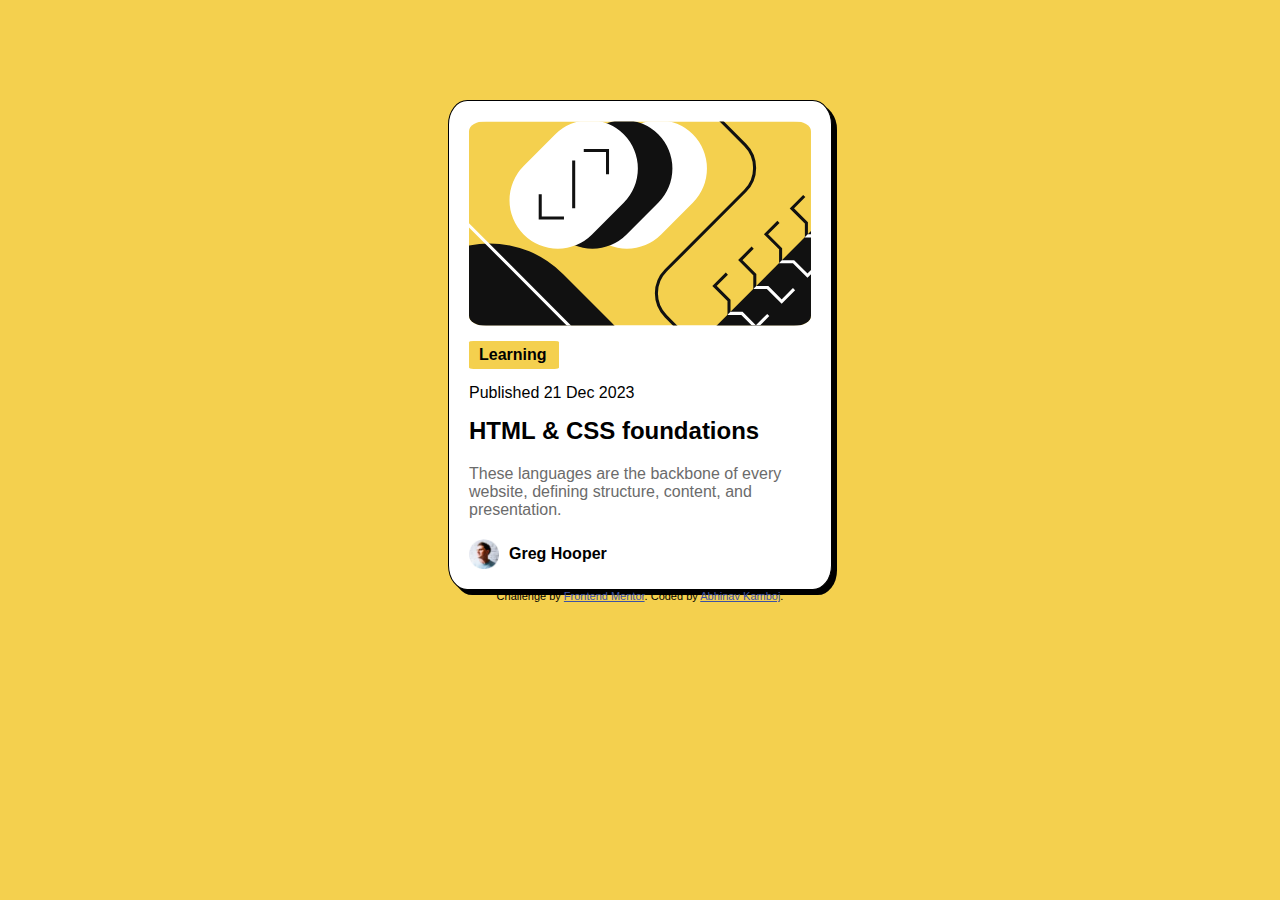
<file: blog-preview-card-main/index.html>
<!DOCTYPE html>
<html lang="en">
  <head>
    <meta charset="UTF-8" />
    <meta name="viewport" content="width=device-width, initial-scale=1.0" />
    <!-- displays site properly based on user's device -->

    <link
      rel="icon"
      type="image/png"
      sizes="32x32"
      href="./assets/images/favicon-32x32.png"
    />

    <title>Frontend Mentor | Blog preview card</title>

    <!-- Feel free to remove these styles or customise in your own stylesheet 👍 -->
    <style>
      .attribution {
        font-size: 11px;
        text-align: center;
      }
      .attribution a {
        color: hsl(228, 45%, 44%);
      }
      * {
        padding: 0;
        margin: 0;
        box-sizing: border-box;
      }
      body {
        background-color: #f4d04e;
        font-family: sans-serif;
      }
      .container {
        display: flex;
        flex-direction: column;
        max-width: 384px;
        width: 90%;
        border-radius: 5%;
        background-color: white;
        margin: auto;
        margin-top: 100px;
        gap: 15px;
        border: 1px solid #000;
        box-shadow: 5px 5px;
      }
      .item {
        margin: 20px;
      }
      .image {
        border-radius: 5%;
        margin-bottom: 0;
      }

      .learning {
        width: 90px;
        padding: 5px 10px;
        background-color: #f4d04e;
        border-radius: 5%;
      }
      .data {
        margin-top: 0;
        display: flex;
        flex-direction: column;
        gap: 10px;
      }
      .userpic {
        height: 30px;
        width: 30px;
      }
      .author {
        display: flex;
        gap: 10px;
      }
      .author-name {
        align-self: center;
      }
      .description {
        padding-top: 10px;
        padding-bottom: 10px;
        color: #6b6b6b;
      }
      .publish {
        padding-top: 5px;
        padding-bottom: 5px;
      }
      .container h2 {
        transition: color 0.5s ease;
      }
      .container:hover{
        box-shadow:10px 10px;
      }

      .container:hover h2 {
        color: #f4d04e;
      }
    </style>
  </head>
  <body>
    <div class="container">
      <img
        src="assets/images/illustration-article.svg"
        alt=" illustration image"
        class="item image"
      />
      <div class="item data">
        <strong class="learning">Learning</strong>

        <p class="publish">Published 21 Dec 2023</p>
        <h2>HTML & CSS foundations</h2>
        <p class="description">
          These languages are the backbone of every website, defining structure,
          content, and presentation.
        </p>
        <div class="author">
          <img
            src="assets/images/image-avatar.webp"
            alt="profile picture"
            class="userpic"
          />
          <strong class="author-name">Greg Hooper</strong>
        </div>
      </div>
    </div>

    <div class="attribution">
      Challenge by
      <a href="https://www.frontendmentor.io?ref=challenge" target="_blank"
        >Frontend Mentor</a
      >. Coded by <a href="#">Abhinav Kamboj</a>.
    </div>
  </body>
</html>
</file>
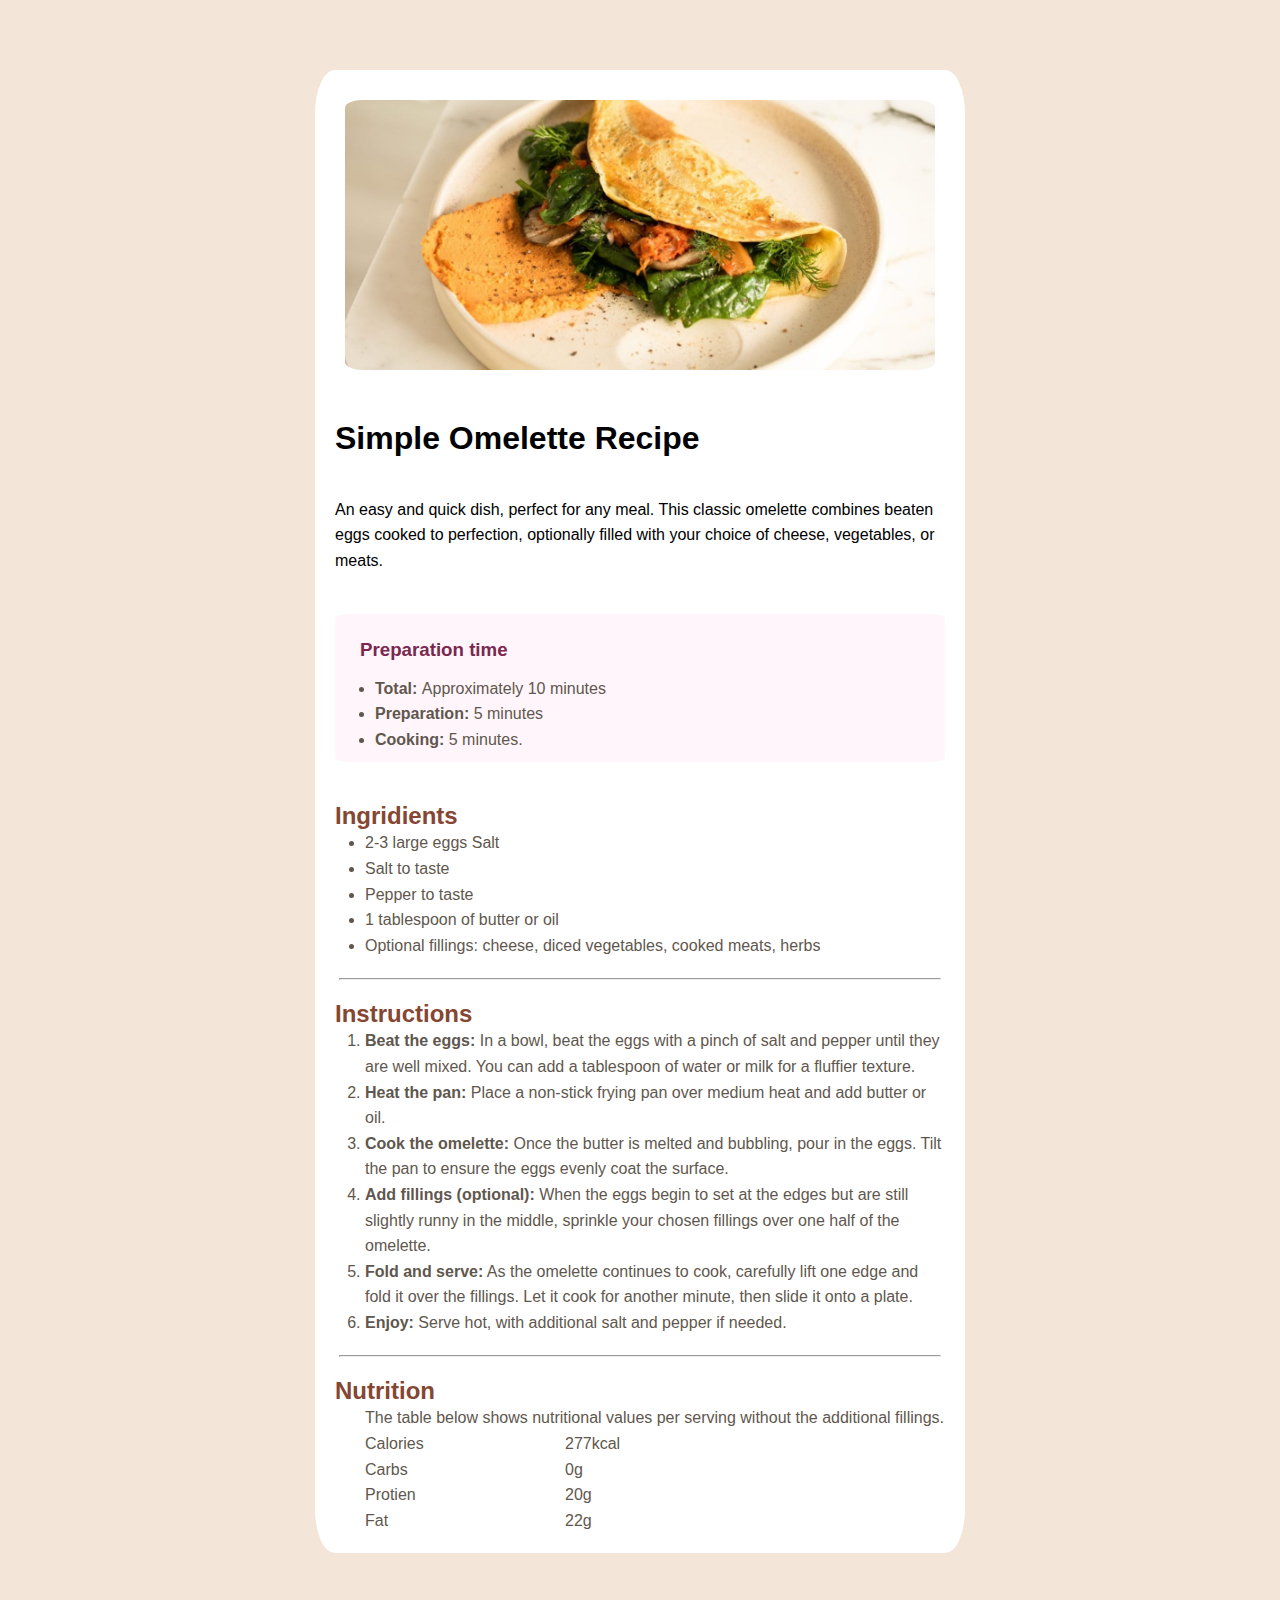
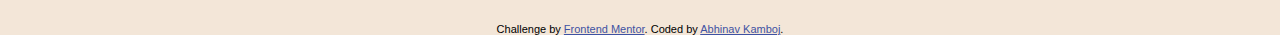
<file: recipe-page-main/index.html>
<!DOCTYPE html>
<html lang="en">
  <head>
    <meta charset="UTF-8" />
    <meta name="viewport" content="width=device-width, initial-scale=1.0" />
    <!-- displays site properly based on user's device -->

    <link
      rel="icon"
      type="image/png"
      sizes="32x32"
      href="./assets/images/favicon-32x32.png"
    />

    <title>Frontend Mentor | Recipe page</title>

    <!-- Feel free to remove these styles or customise in your own stylesheet 👍 -->
    <style>
      * {
        margin: 0;
        padding: 0;
        font-family: sans-serif;
      }
      body {
        background-color: hsl(30, 54%, 90%);
      }
      .flex-box {
        display: flex;
        gap: 100px;
      }
      .last-items {
        flex-basis: 100px;
      }
      .image {
        border-radius: 3%;
        margin: 30px;
      }
      .container {
        border-radius: 3%;
        display: flex;
        flex-direction: column;
        margin: 70px auto;
        background-color: hsl(0, 0%, 100%);
        max-width: 650px;
        width: 90%;
      }
      .item {
        margin: 20px;
      }
      .preperation {
        background-color: hsl(330, 100%, 98%);
        border-radius: 3%;
        padding: 10px;
      }
      .prep-list,
      .nutrition {
        margin-left: 30px;
        color: hsl(30, 10%, 34%);
      }

      .attribution {
        font-size: 11px;
        text-align: center;
      }
      .attribution a {
        color: hsl(228, 45%, 44%);
      }
      hr {
        color: hsl(24, 5%, 18%);
        width: 600px;
        align-self: center;
      }
      p,
      li {
        line-height: 1.6;
      }
      h3 {
        color: hsl(332, 51%, 32%);
        margin: 15px;
      }
      h2 {
        color: hsl(14, 45%, 36%);
      }
    </style>
  </head>
  <body>
    <div class="container">
      <img
        src="assets/images/image-omelette.jpeg"
        alt="omelette"
        class="image"
      />
      <h1 class="item">Simple Omelette Recipe</h1>
      <p class="item">
        An easy and quick dish, perfect for any meal. This classic omelette
        combines beaten eggs cooked to perfection, optionally filled with your
        choice of cheese, vegetables, or meats.
      </p>
      <div class="item preperation">
        <h3>Preparation time</h3>
        <ul class="prep-list">
          <li><strong>Total: </strong>Approximately 10 minutes</li>
          <li><strong>Preparation: </strong> 5 minutes</li>
          <li><strong> Cooking: </strong>5 minutes.</li>
        </ul>
      </div>
      <div class="item">
        <h2>Ingridients</h2>
        <ul class="prep-list">
          <li>2-3 large eggs Salt</li>
          <li>Salt to taste</li>
          <li>Pepper to taste</li>
          <li>1 tablespoon of butter or oil</li>
          <li>
            Optional fillings: cheese, diced vegetables, cooked meats, herbs
          </li>
        </ul>
      </div>
      <hr />
      <div class="item">
        <h2>Instructions</h2>
        <ol class="prep-list">
          <li>
            <strong>Beat the eggs: </strong> In a bowl, beat the eggs with a
            pinch of salt and pepper until they are well mixed. You can add a
            tablespoon of water or milk for a fluffier texture.
          </li>
          <li>
            <strong>Heat the pan: </strong>Place a non-stick frying pan over
            medium heat and add butter or oil.
          </li>
          <li>
            <strong>Cook the omelette:</strong> Once the butter is melted and
            bubbling, pour in the eggs. Tilt the pan to ensure the eggs evenly
            coat the surface.
          </li>
          <li>
            <strong>Add fillings (optional):</strong> When the eggs begin to set
            at the edges but are still slightly runny in the middle, sprinkle
            your chosen fillings over one half of the omelette.
          </li>
          <li>
            <strong>Fold and serve:</strong> As the omelette continues to cook,
            carefully lift one edge and fold it over the fillings. Let it cook
            for another minute, then slide it onto a plate.
          </li>
          <li>
            <strong>Enjoy:</strong> Serve hot, with additional salt and pepper
            if needed.
          </li>
        </ol>
      </div>
      <hr />
      <div class="item">
        <h2>Nutrition</h2>
        <p class="nutrition">
          The table below shows nutritional values per serving without the
          additional fillings.
        </p>
        <div class="flex-box nutrition">
          <p class="last-items">Calories</p>
          <p>277kcal</p>
        </div>

        <div class="flex-box nutrition">
          <p class="last-items">Carbs</p>
          <p>0g</p>
        </div>

        <div class="flex-box nutrition">
          <p class="last-items">Protien</p>
          <p>20g</p>
        </div>

        <div class="flex-box nutrition">
          <p class="last-items">Fat</p>
          <p>22g</p>
        </div>
      </div>
    </div>
    <div class="attribution">
      Challenge by
      <a href="https://www.frontendmentor.io?ref=challenge" target="_blank"
        >Frontend Mentor</a
      >. Coded by <a href="#">Abhinav Kamboj</a>.
    </div>
  </body>
</html>
</file>
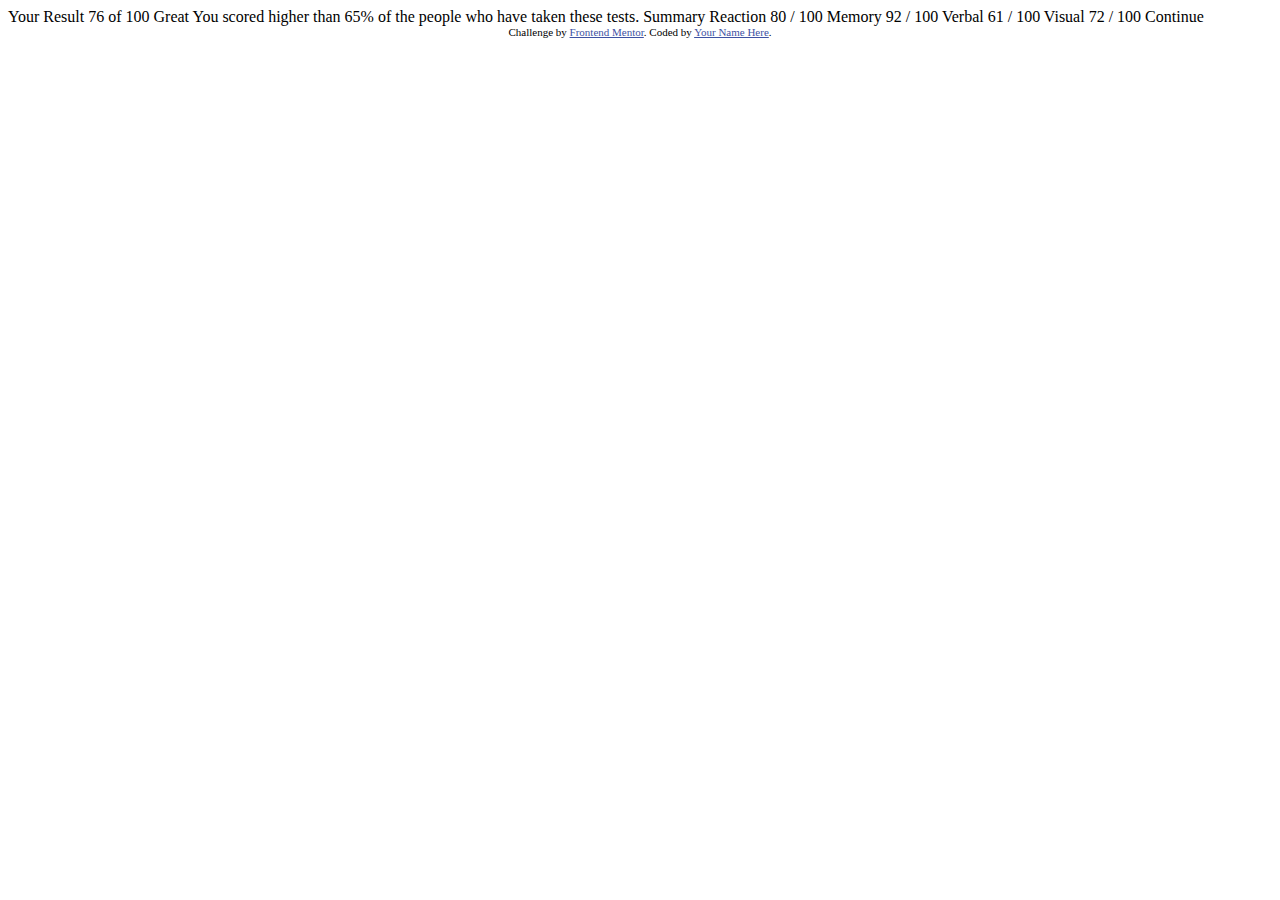
<file: results-summary-component-main/index.html>
<!DOCTYPE html>
<html lang="en">
<head>
  <meta charset="UTF-8">
  <meta name="viewport" content="width=device-width, initial-scale=1.0"> <!-- displays site properly based on user's device -->

  <link rel="icon" type="image/png" sizes="32x32" href="./assets/images/favicon-32x32.png">
  
  <title>Frontend Mentor | Results summary component</title>

  <!-- Feel free to remove these styles or customise in your own stylesheet 👍 -->
  <style>
    .attribution { font-size: 11px; text-align: center; }
    .attribution a { color: hsl(228, 45%, 44%); }
  </style>
</head>
<body>

  Your Result
  76
  of 100

  Great
  You scored higher than 65% of the people who have taken these tests.
  
  Summary

  Reaction
  80 / 100

  Memory
  92 / 100

  Verbal
  61 / 100

  Visual
  72 / 100

  Continue
  
  <div class="attribution">
    Challenge by <a href="https://www.frontendmentor.io?ref=challenge" target="_blank">Frontend Mentor</a>. 
    Coded by <a href="#">Your Name Here</a>.
  </div>
</body>
</html>
</file>
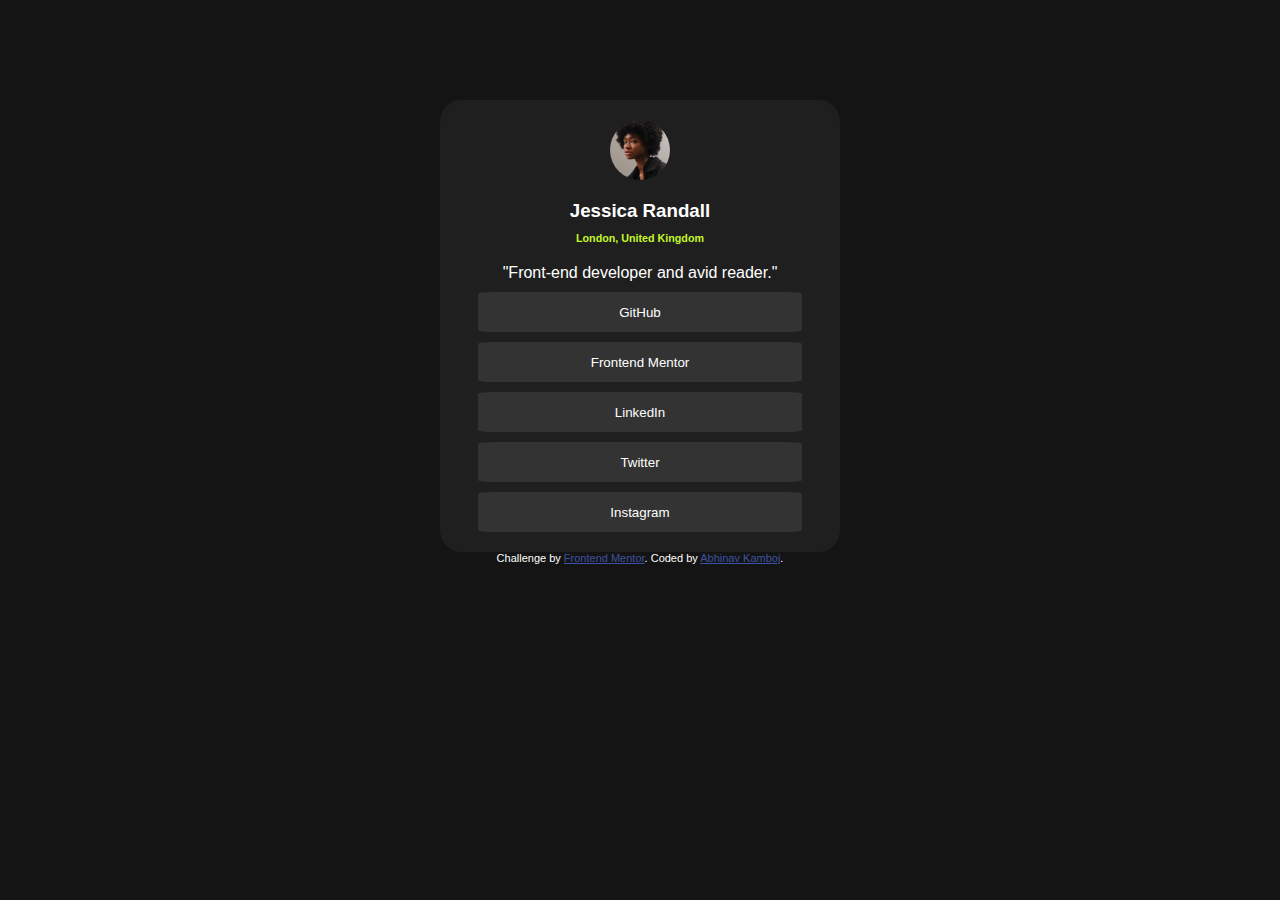
<file: social-links-profile-main/index.html>
<!DOCTYPE html>
<html lang="en">
  <head>
    <meta charset="UTF-8" />
    <meta name="viewport" content="width=device-width, initial-scale=1.0" />
    <!-- displays site properly based on user's device -->

    <link
      rel="icon"
      type="image/png"
      sizes="32x32"
      href="./assets/images/favicon-32x32.png"
    />

    <title>Frontend Mentor | Social links profile</title>

    <!-- Feel free to remove these styles or customise in your own stylesheet 👍 -->
    <style>
      * {
        margin: 0;
        padding: 0;
        box-sizing: border-box;
      }
      body {
        background-color: hsl(0, 0%, 8%);
        font-family: sans-serif;
      }
      .container {
        margin: auto;
        margin-top: 100px;
        background-color: hsl(0, 0%, 12%);
        max-width: 400px;
        width: 90%;
        display: flex;
        flex-direction: column;
        border-radius: 5%;
        padding: 20px;
        gap: 10px;
      }
      img {
        width: 60px;
        height: 60px;
        border-radius: 100%;
        margin-bottom: 10px;
      }
      .items {
        align-self: center;
        color: hsl(0, 0%, 100%);
      }
      .green-item {
        color: hsl(75, 94%, 57%);
        margin-bottom: 10px;
      }
      .btn {
        color: hsl(0, 0%, 100%);
        background-color: hsl(0, 0%, 20%);
        height: 40px;
        max-width: 360px;
        width: 90%;
        border: none;
        border-radius: 5%;
      }
      .btn:hover {
        background-color: hsl(75, 94%, 57%);
        color: hsl(0, 0%, 8%);
        cursor: pointer;
      }
      /*  */
      .attribution {
        font-size: 11px;
        color: hsl(0, 0%, 100%);
        text-align: center;
      }
      .attribution a {
        color: hsl(228, 45%, 44%);
      }
    </style>
  </head>
  <body>
    <div class="container">
      <img
        src="assets/images/avatar-jessica.jpeg"
        alt="profile picture"
        class="items"
      />
      <h3 class="items">Jessica Randall</h3>
      <h6 class="items green-item">London, United Kingdom</h6>
      <p class="items">"Front-end developer and avid reader."</p>
      <button class="items btn">GitHub</button>
      <button class="items btn">Frontend Mentor</button>
      <button class="items btn">LinkedIn</button>
      <button class="items btn">Twitter</button>
      <button class="items btn">Instagram</button>
    </div>
    <div class="attribution">
      Challenge by
      <a href="https://www.frontendmentor.io?ref=challenge" target="_blank"
        >Frontend Mentor</a
      >. Coded by <a href="#">Abhinav Kamboj</a>.
    </div>
  </body>
</html>
</file>
